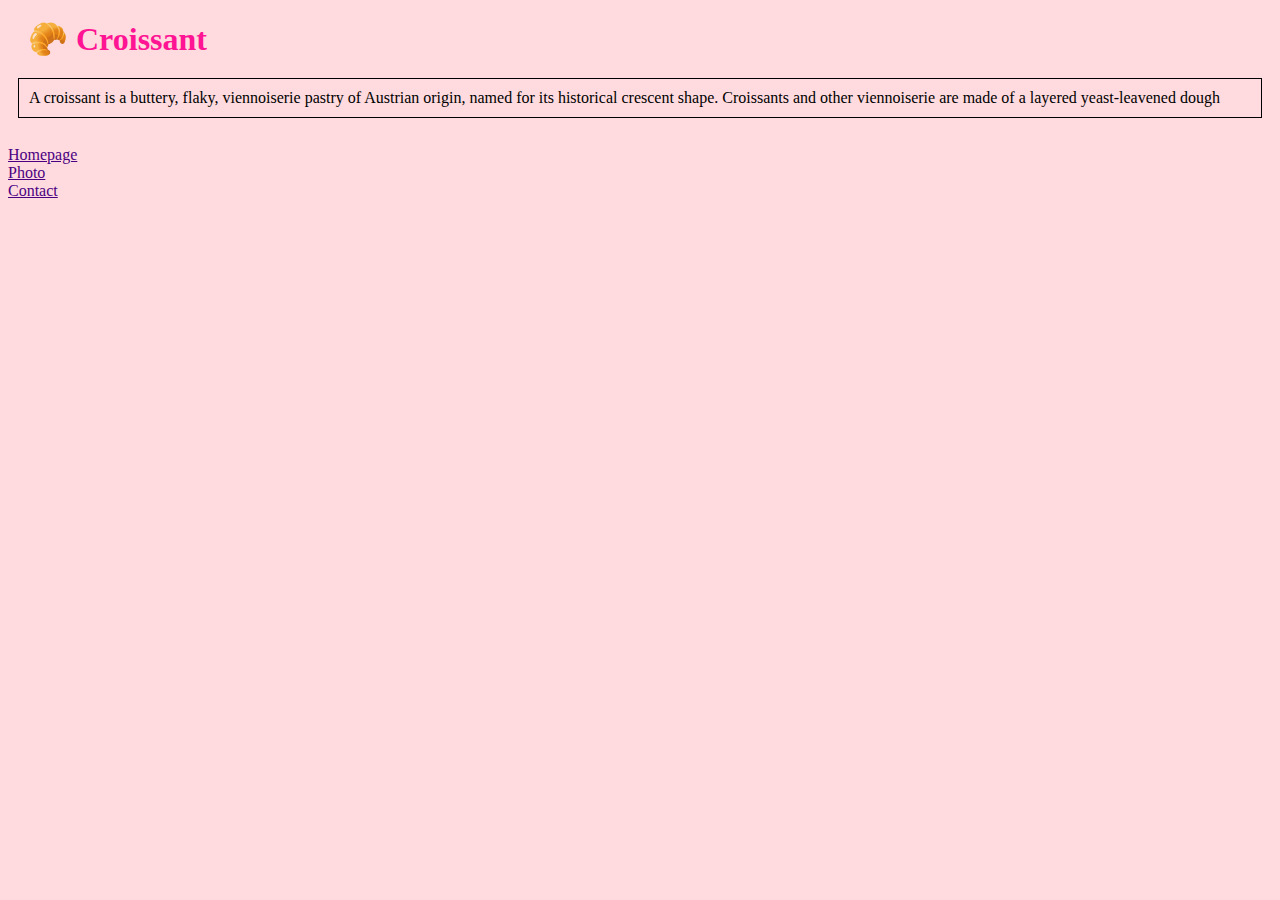
<file: index.html>
<!DOCTYPE html>
<html lang="en">
  <head>
    <meta charset="UTF-8" />
    <meta http-equiv="X-UA-Compatible" content="IE=edge" />
    <meta
      name="Croissant world best pastry"
      content="This is a crouissant community"
    />
    <title>Croissant: Homepage</title>
    <link
      href="https://cdn.jsdelivr.net/npm/bootstrap@5.2.2/dist/css/bootstrap.min.css"
      rel="stylesheet"
      integrity="sha384-Zenh87qX5JnK2Jl0vWa8Ck2rdkQ2Bzep5IDxbcnCeuOxjzrPF/et3URy9Bv1WTRi"
      crossorigin="anonymous"
    />
    <link href="src/styles.css" rel="stylesheet" />
  </head>
  <body>
    <h1 class="text-center">🥐 Croissant</h1>
    <p class="text-center">
      A croissant is a buttery, flaky, viennoiserie pastry of Austrian origin,
      named for its historical crescent shape. Croissants and other viennoiserie
      are made of a layered yeast-leavened dough
    </p>
    <br />
    <div class="container text-center">
      <div class="row">
        <div class="col-sm-4">
          <a href="index.html">Homepage</a>
        </div>
        <div class="col-sm-4">
          <a href="photo.html">Photo</a>
        </div>
        <div class="col-sm-4">
          <a href="contact.html">Contact</a>
        </div>
      </div>
    </div>
  </body>
</html>
</file>
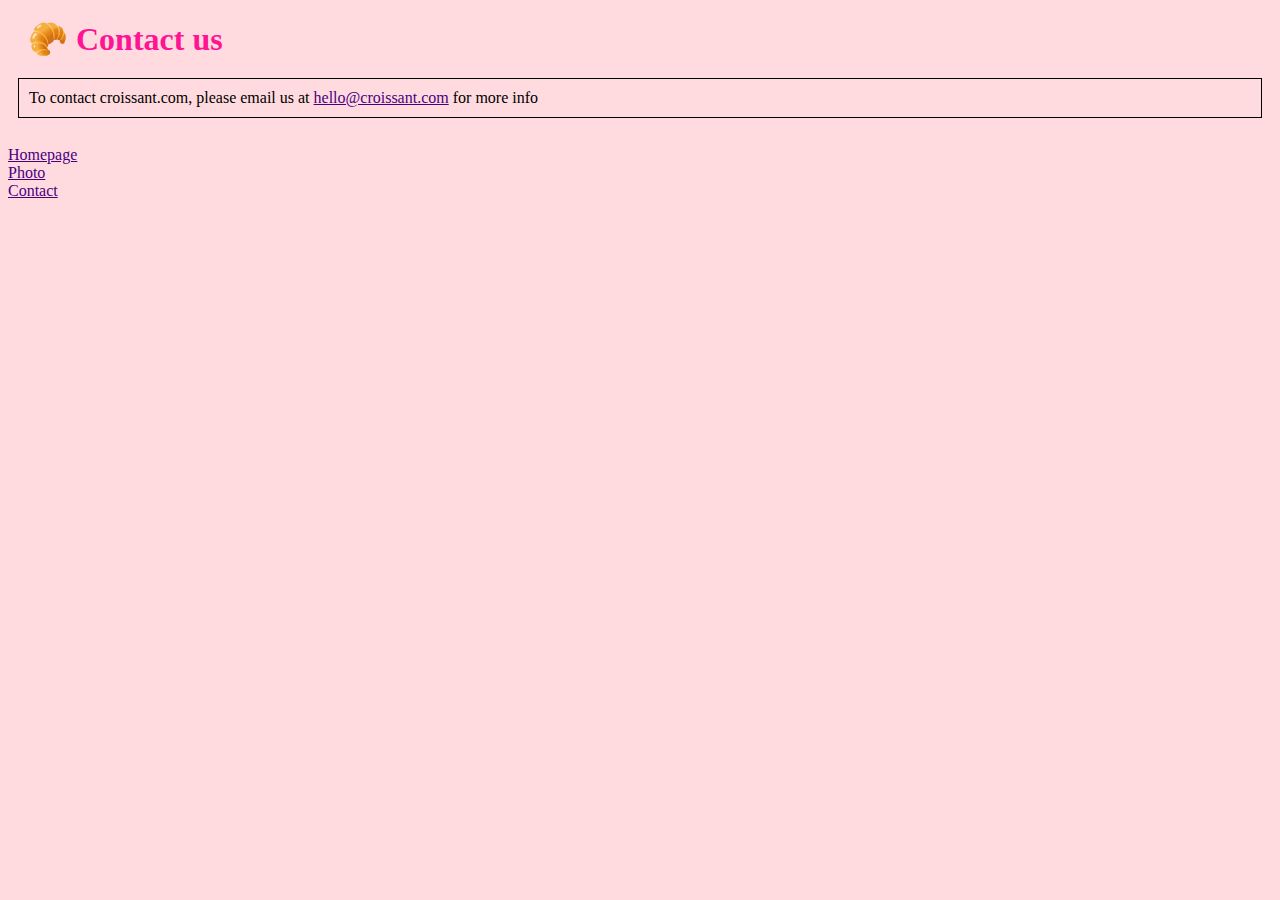
<file: contact.html>
<!DOCTYPE html>
<html lang="en">
  <head>
    <meta charset="UTF-8" />
    <meta http-equiv="X-UA-Compatible" content="IE=edge" />
    <meta
      name="Croissant contact page"
      content="Contact your croissant community"
    />
    <title>Croissant: Contact page</title>
    <link
      href="https://cdn.jsdelivr.net/npm/bootstrap@5.2.2/dist/css/bootstrap.min.css"
      rel="stylesheet"
      integrity="sha384-Zenh87qX5JnK2Jl0vWa8Ck2rdkQ2Bzep5IDxbcnCeuOxjzrPF/et3URy9Bv1WTRi"
      crossorigin="anonymous"
    />
    <link href="src/styles.css" rel="stylesheet" />
  </head>
  <body>
    <h1 class="text-center">🥐 Contact us</h1>
    <p class="text-center">
      To contact croissant.com, please email us at
      <a href="mailto:hello@croissant.com">hello@croissant.com</a> for more info
    </p>
    <br />
    <div class="container text-center">
      <div class="row">
        <div class="col-sm-4">
          <a href="index.html">Homepage</a>
        </div>
        <div class="col-sm-4">
          <a href="photo.html">Photo</a>
        </div>
        <div class="col-sm-4">
          <a href="contact.html">Contact</a>
        </div>
      </div>
    </div>
  </body>
</html>
</file>
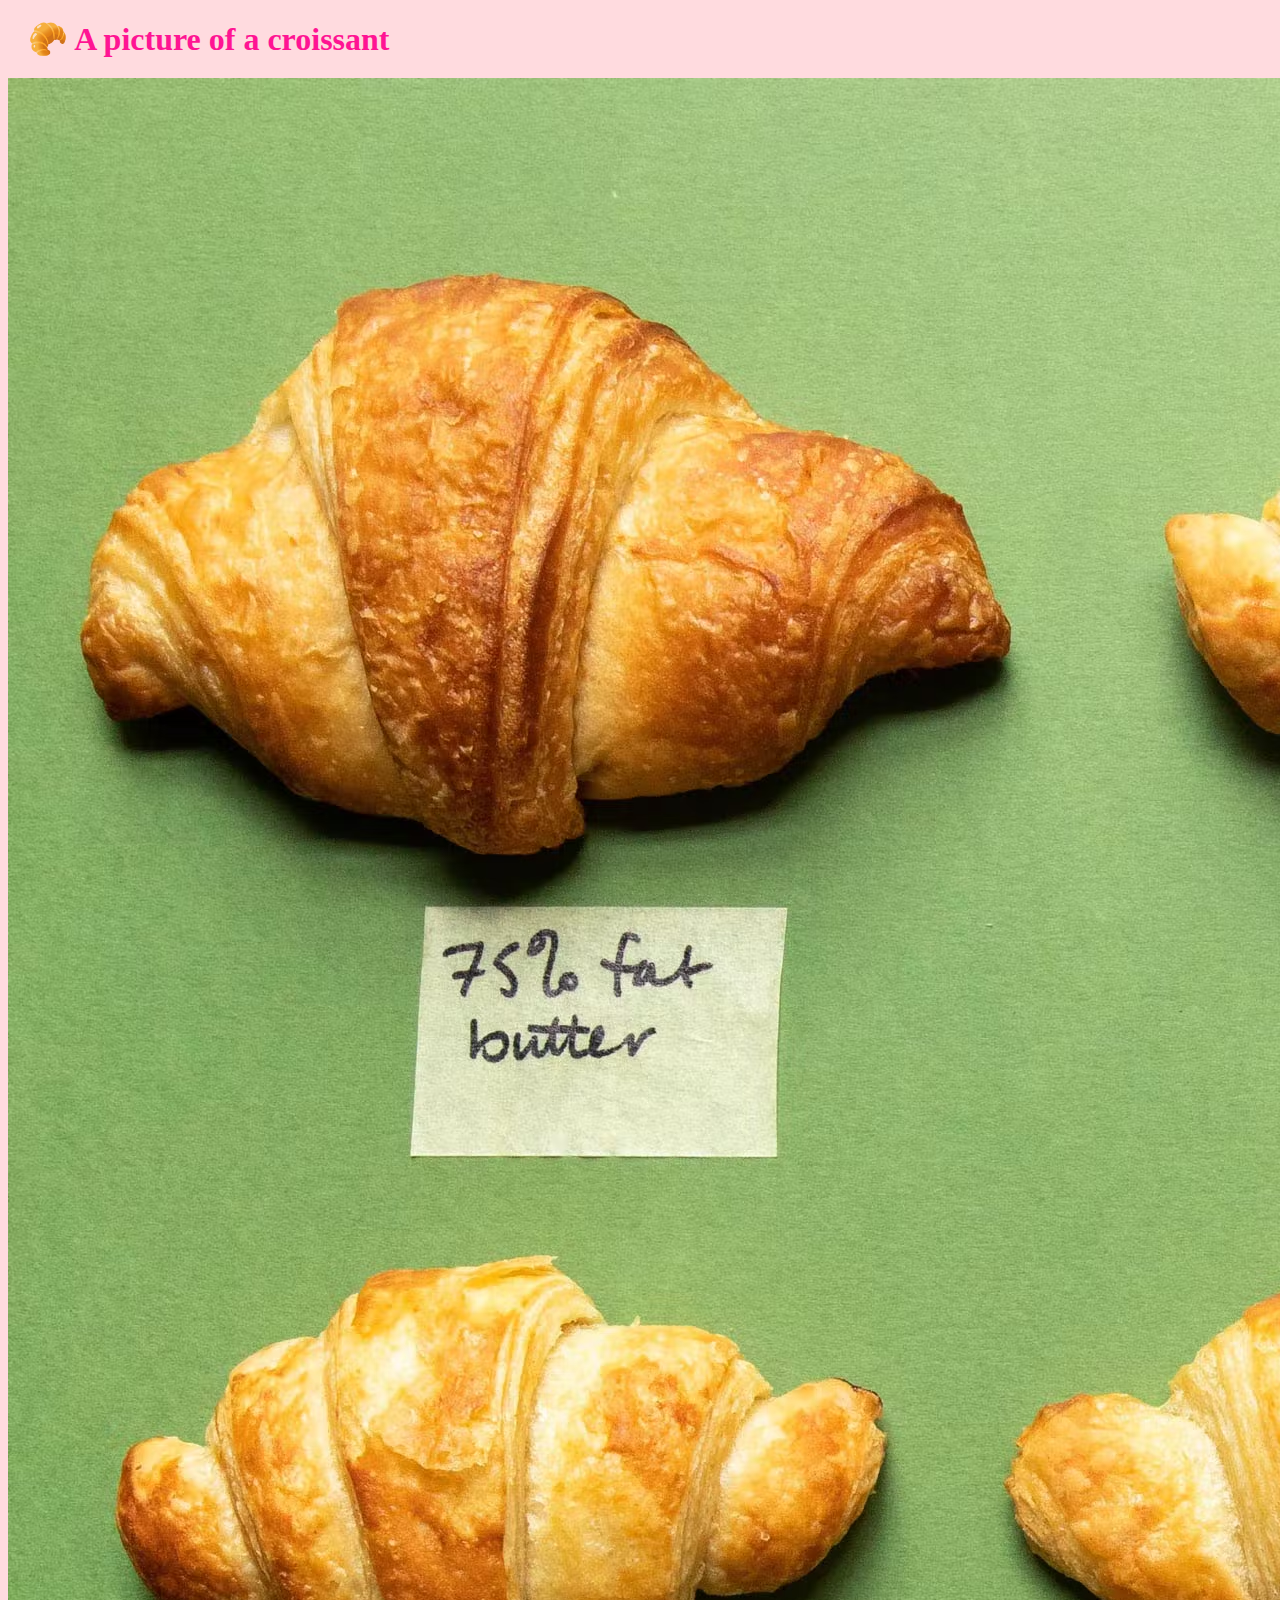
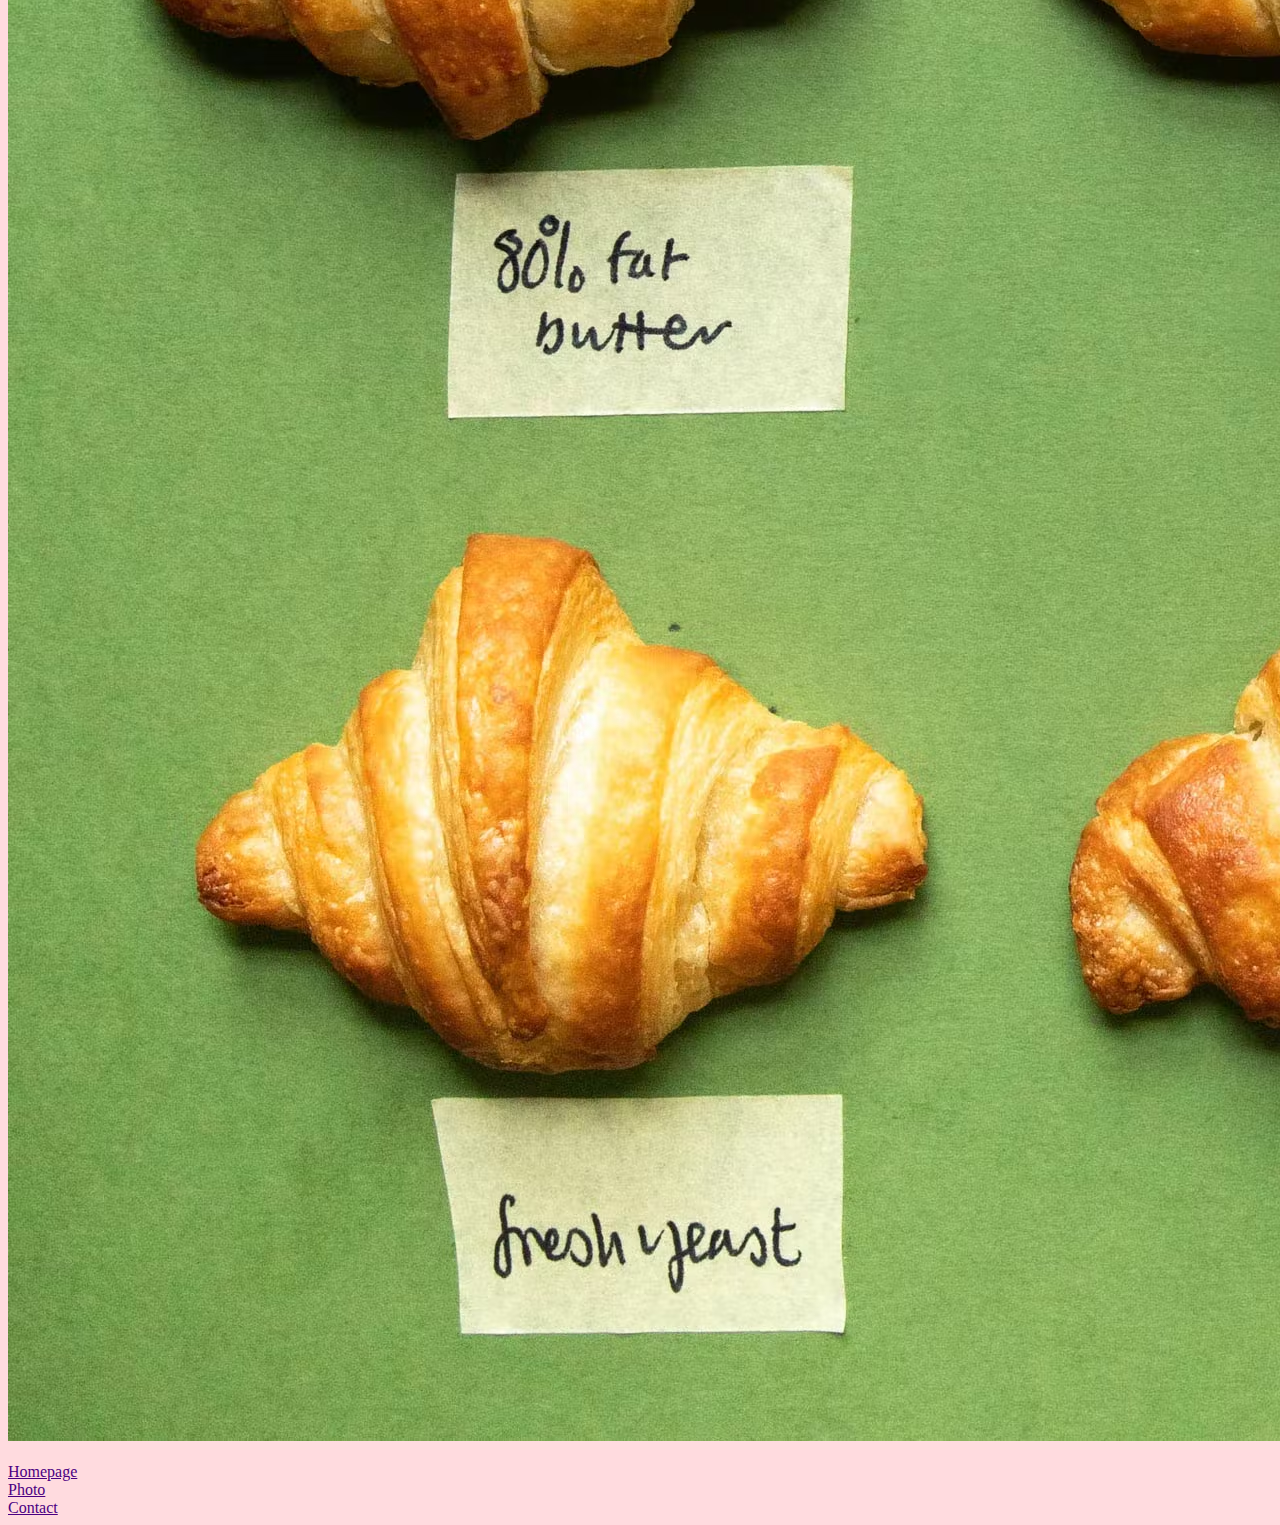
<file: photo.html>
<!DOCTYPE html>
<html lang="en">
  <head>
    <meta charset="UTF-8" />
    <meta http-equiv="X-UA-Compatible" content="IE=edge" />
    <meta name="Photo of a croissant" content="Photo of a croissant" />
    <title>Croissant: Photo</title>
    <link
      href="https://cdn.jsdelivr.net/npm/bootstrap@5.2.2/dist/css/bootstrap.min.css"
      rel="stylesheet"
      integrity="sha384-Zenh87qX5JnK2Jl0vWa8Ck2rdkQ2Bzep5IDxbcnCeuOxjzrPF/et3URy9Bv1WTRi"
      crossorigin="anonymous"
    />
    <link href="src/styles.css" rel="stylesheet" />
  </head>
  <body>
    <h1 class="text-center">🥐 A picture of a croissant</h1>
    <div class="container">
      <img
        class="img-fluid rounded"
        src="src/croissant.png"
        alt="croissant pastry photo"
      />
    </div>
    <br />
    <div class="container text-center">
      <div class="row">
        <div class="col-sm-4">
          <a href="index.html">Homepage</a>
        </div>
        <div class="col-sm-4">
          <a href="photo.html">Photo</a>
        </div>
        <div class="col-sm-4">
          <a href="contact.html">Contact</a>
        </div>
      </div>
    </div>
  </body>
</html>
</file>
<file: src/styles.css>
body {
  background: #ffdbdf;
}

h1 {
  margin: 20px;
  color: deeppink;
}

p {
  margin: 10px;
  padding: 10px;
  border: black 1px solid;
}

a {
  color: indigo;
}
</file>
